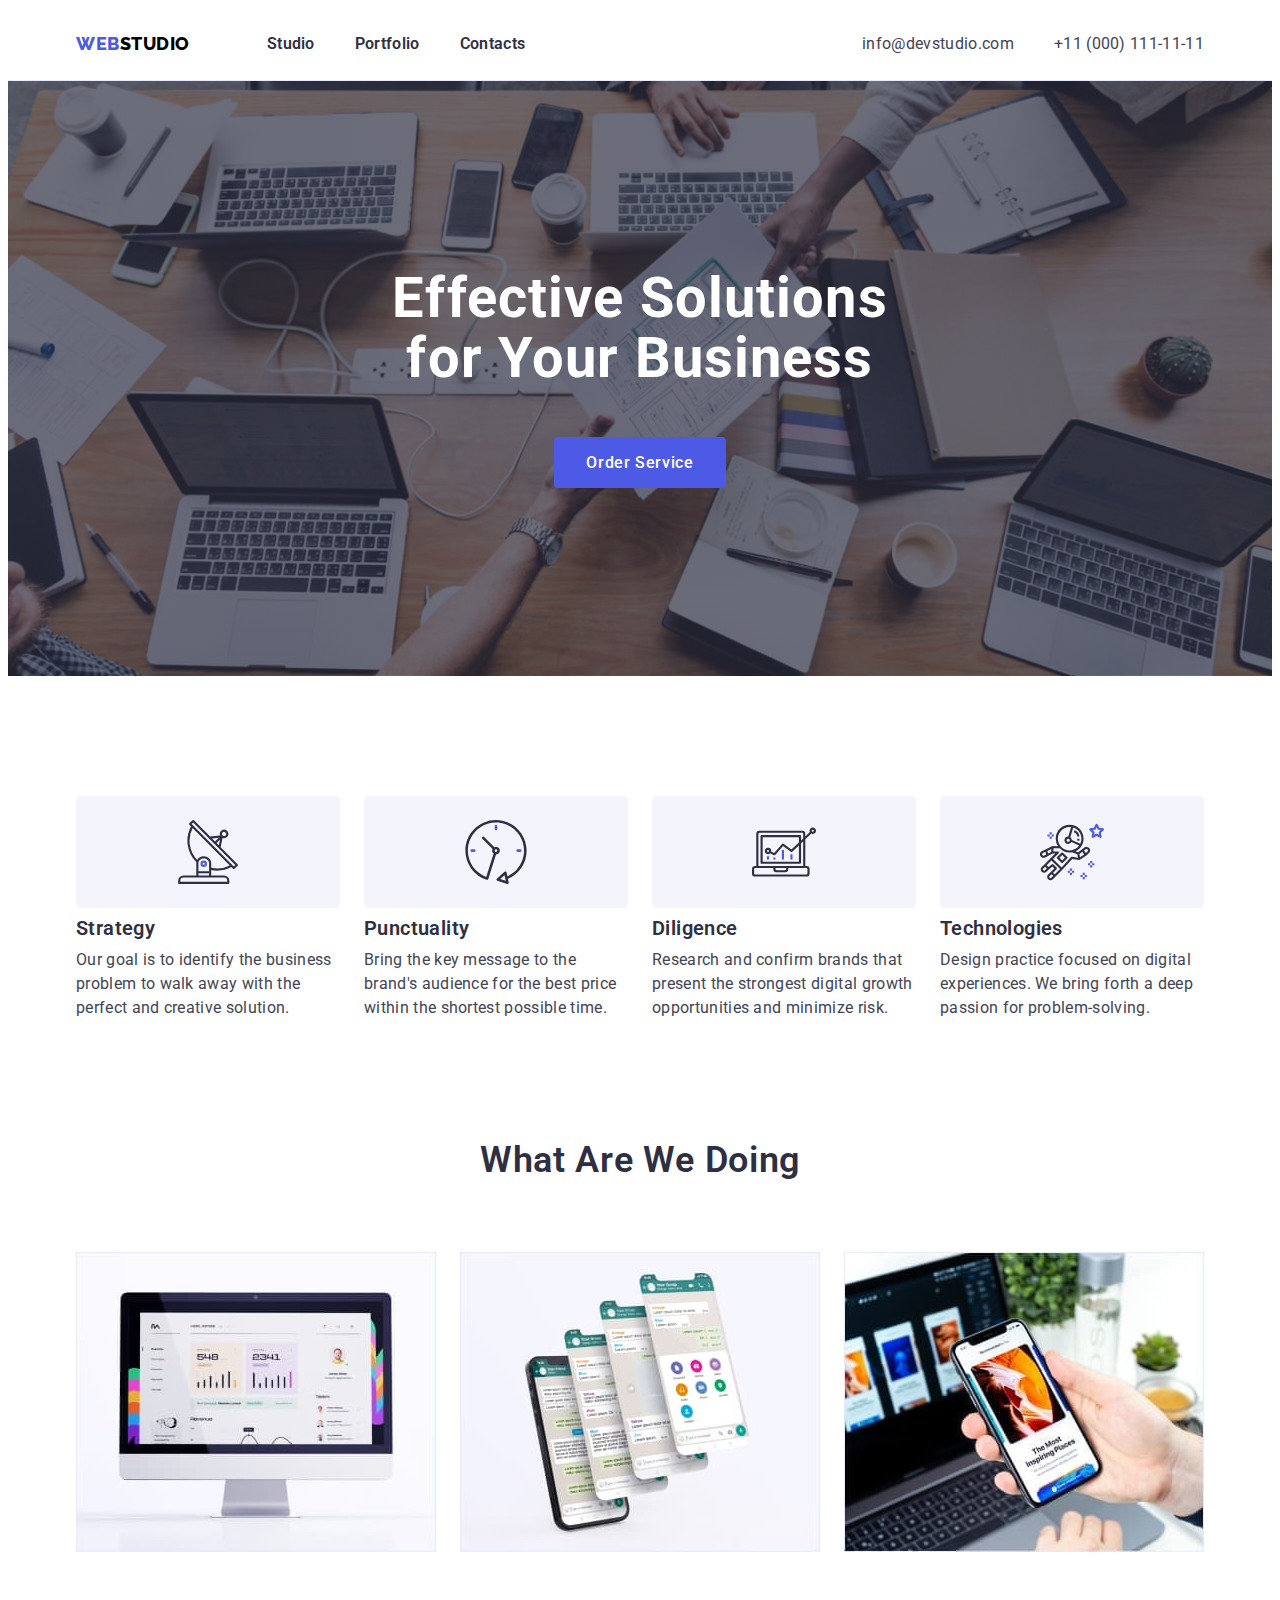
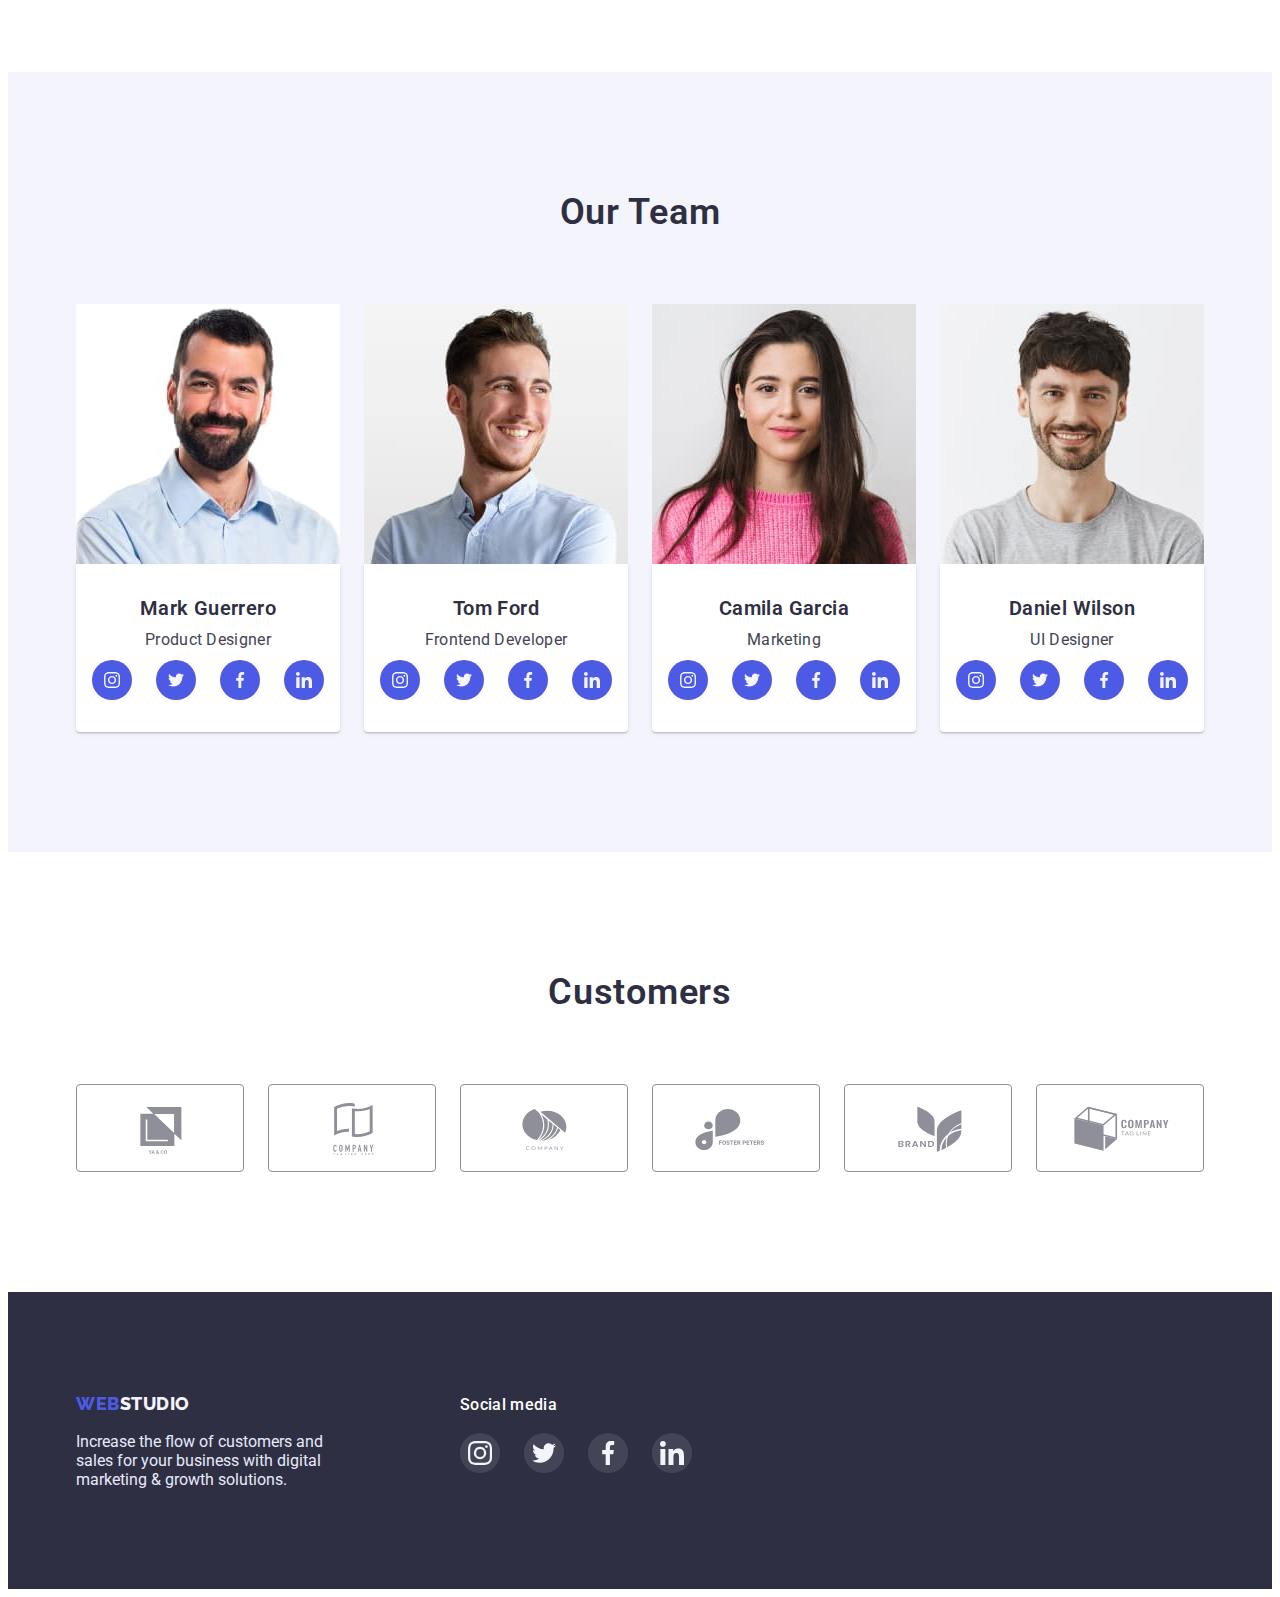
<file: index.html>
<!DOCTYPE html>
<html lang="en">

<head>
    <meta charset="UTF-8" />
    <meta http-equiv="X-UA-Compatible" content="IE=edge" />
    <meta name="viewport" content="width=device-width, initial-scale=1.0" />
    <title>Web Studio</title>
    <link rel="preconnect" href="https://fonts.googleapis.com" />
    <link rel="preconnect" href="https://fonts.gstatic.com" crossorigin />
    <link
        href="https://fonts.googleapis.com/css2?family=Raleway:wght@800&family=Roboto:wght@400;500;700;900&display=swap"
        rel="stylesheet" />
    <style>
        @import url("https://fonts.googleapis.com/css2?family=Raleway:wght@800&family=Roboto:wght@400;500;700;900&display=swap");
    </style>
    <link rel="stylesheet" href="https://cdnjs.cloudflare.com/ajax/libs/modern-normalize/1.1.0/modern-normalize.min.css"
        integrity="sha512-wpPYUAdjBVSE4KJnH1VR1HeZfpl1ub8YT/NKx4PuQ5NmX2tKuGu6U/JRp5y+Y8XG2tV+wKQpNHVUX03MfMFn9Q=="
        crossorigin="anonymous" referrerpolicy="no-referrer" />
    <link rel="stylesheet" href="css/styles.css" />
</head>

<body>
    <header class="header-section">
        <div class="container header-container">
            <nav class="nav">
                <a class="logo header-logo nohover link" href="./index.html"><span class="accent">Web</span>Studio</a>
                <ul class="nav-list list">
                    <li class="nav-item">
                        <a class="nav-link link" href="./index.html" target="_self">Studio</a>
                    </li>
                    <li class="nav-item">
                        <a class="nav-link link" href="./portfolio.html" target="_self">Portfolio</a>
                    </li>
                    <li class="nav-item">
                        <a class="nav-link link" href="">Contacts</a>
                    </li>
                </ul>
            </nav>
            <address class="address">
                <ul class="address-list list">
                    <li class="address-item">
                        <a class="address-link link" href="mailto:info@devstudio.com">info@devstudio.com</a>
                    </li>
                    <li class="address-item">
                        <a class="address-link link" href="tel:+110001111111">+11 (000) 111-11-11</a>
                    </li>
                </ul>
            </address>
        </div>
    </header>
    <main>
        <section class="hero">
            <div class="container">
                <h1 class="hero-title">Effective Solutions for Your Business</h1>
                <button class="hero-btn btn" type="button">
                    Order Service
                </button>
            </div>
        </section>
        <section class="advantages section">
            <div class="container">
                <h2 class="visually-hidden">
                    This header just for validation for homework
                </h2>
                <ul class="advantages-list list">
                    <li class="advantages-item">
                        <div class="advantages-image">
                            <svg class="advantages-icon">
                                <use href="./images/icons.svg#icon-antenna"></use>
                            </svg>
                        </div>
                        <h3 class="subtitle">Strategy</h3>
                        <p class="text">
                            Our goal is to identify the business problem to walk away with
                            the perfect and creative solution.
                        </p>
                    </li>
                    <li class="advantages-item">
                        <div class="advantages-image">
                            <svg class="advantages-icon">
                                <use href="./images/icons.svg#icon-clock"></use>
                            </svg>
                        </div>
                        <h3 class="subtitle">Punctuality</h3>
                        <p class="text">
                            Bring the key message to the brand's audience for the best price
                            within the shortest possible time.
                        </p>
                    </li>
                    <li class="advantages-item">
                        <div class="advantages-image">
                            <svg class="advantages-icon">
                                <use href="./images/icons.svg#icon-diagram"></use>
                            </svg>
                        </div>
                        <h3 class="subtitle">Diligence</h3>
                        <p class="text">
                            Research and confirm brands that present the strongest digital
                            growth opportunities and minimize risk.
                        </p>
                    </li>
                    <li class="advantages-item">
                        <div class="advantages-image">
                            <svg class="advantages-icon">
                                <use href="./images/icons.svg#icon-astronaut"></use>
                            </svg>
                        </div>
                        <h3 class="subtitle">Technologies</h3>
                        <p class="text">
                            Design practice focused on digital experiences. We bring forth a
                            deep passion for problem-solving.
                        </p>
                    </li>
                </ul>
            </div>
        </section>
        <section class="we-doing section">
            <div class="container">
                <h2 class="title">What are we doing</h2>
                <ul class="we-doing-list list">
                    <li class="we-doing-item">
                        <img src="./images/main/what-we-are-doing-1.jpg" alt="live statistics" />
                    </li>
                    <li class="we-doing-item">
                        <img src="./images/main/what-we-are-doing-2.jpg" alt="mobile messaging" />
                    </li>
                    <li class="we-doing-item">
                        <img src="./images/main/what-we-are-doing-3.jpg" alt="monitoring from a mobile device" />
                    </li>
                </ul>
            </div>
        </section>
        <section class="team section">
            <div class="container">
                <h2 class="title">Our Team</h2>
                <ul class="team-list list">
                    <li class="team-item">
                        <img src="./images/main/our-team-1.jpg" alt="Mark Guerrero photo" />
                        <div class="team-content">
                            <h3 class="subtitle">Mark Guerrero</h3>
                            <p class="text team-text">Product Designer</p>
                            <ul class="team-soc-list list">
                                <li class="team-soc-item">
                                    <a href="" class="team-soc-link link">
                                        <svg class="team-soc-icon">
                                            <use href="./images/icons.svg#icon-instagram"></use>
                                        </svg>
                                    </a>
                                </li>
                                <li class="team-soc-item">
                                    <a href="" class="team-soc-link link">
                                        <svg class="team-soc-icon">
                                            <use href="./images/icons.svg#icon-twitter"></use>
                                        </svg>
                                    </a>
                                </li>
                                <li class="team-soc-item">
                                    <a href="" class="team-soc-link link">
                                        <svg class="team-soc-icon">
                                            <use href="./images/icons.svg#icon-facebook"></use>
                                        </svg>
                                    </a>
                                </li>
                                <li class="team-soc-item">
                                    <a href="" class="team-soc-link link">
                                        <svg class="team-soc-icon">
                                            <use href="./images/icons.svg#icon-linkedin"></use>
                                        </svg>
                                    </a>
                                </li>
                            </ul>
                        </div>
                    </li>
                    <li class="team-item">
                        <img src="./images/main/our-team-2.jpg" alt="Tom Ford photo" />
                        <div class="team-content">
                            <h3 class="subtitle">Tom Ford</h3>
                            <p class="text team-text">Frontend Developer</p>
                            <ul class="team-soc-list list">
                                <li class="team-soc-item">
                                    <a href="" class="team-soc-link link">
                                        <svg class="team-soc-icon">
                                            <use href="./images/icons.svg#icon-instagram"></use>
                                        </svg>
                                    </a>
                                </li>
                                <li class="team-soc-item">
                                    <a href="" class="team-soc-link link">
                                        <svg class="team-soc-icon">
                                            <use href="./images/icons.svg#icon-twitter"></use>
                                        </svg>
                                    </a>
                                </li>
                                <li class="team-soc-item">
                                    <a href="" class="team-soc-link link">
                                        <svg class="team-soc-icon">
                                            <use href="./images/icons.svg#icon-facebook"></use>
                                        </svg>
                                    </a>
                                </li>
                                <li class="team-soc-item">
                                    <a href="" class="team-soc-link link">
                                        <svg class="team-soc-icon">
                                            <use href="./images/icons.svg#icon-linkedin"></use>
                                        </svg>
                                    </a>
                                </li>
                            </ul>
                        </div>
                    </li>
                    <li class="team-item">
                        <img src="./images/main/our-team-3.jpg" alt="Camila Garcia photo" />
                        <div class="team-content">
                            <h3 class="subtitle">Camila Garcia</h3>
                            <p class="text team-text">Marketing</p>
                            <ul class="team-soc-list list">
                                <li class="team-soc-item">
                                    <a href="" class="team-soc-link link">
                                        <svg class="team-soc-icon">
                                            <use href="./images/icons.svg#icon-instagram"></use>
                                        </svg>
                                    </a>
                                </li>
                                <li class="team-soc-item">
                                    <a href="" class="team-soc-link link">
                                        <svg class="team-soc-icon">
                                            <use href="./images/icons.svg#icon-twitter"></use>
                                        </svg>
                                    </a>
                                </li>
                                <li class="team-soc-item">
                                    <a href="" class="team-soc-link link">
                                        <svg class="team-soc-icon">
                                            <use href="./images/icons.svg#icon-facebook"></use>
                                        </svg>
                                    </a>
                                </li>
                                <li class="team-soc-item item">
                                    <a href="" class="team-soc-link link">
                                        <svg class="team-soc-icon">
                                            <use href="./images/icons.svg#icon-linkedin"></use>
                                        </svg>
                                    </a>
                                </li>
                            </ul>
                        </div>
                    </li>
                    <li class="team-item">
                        <img src="./images/main/our-team-4.jpg" alt="Daniel Wilson photo" />
                        <div class="team-content">
                            <h3 class="subtitle">Daniel Wilson</h3>
                            <p class="text team-text">UI Designer</p>
                            <ul class="team-soc-list list">
                                <li class="team-soc-item">
                                    <a href="" class="team-soc-link link">
                                        <svg class="team-soc-icon">
                                            <use href="./images/icons.svg#icon-instagram"></use>
                                        </svg>
                                    </a>
                                </li>
                                <li class="team-soc-item">
                                    <a href="" class="team-soc-link link">
                                        <svg class="team-soc-icon">
                                            <use href="./images/icons.svg#icon-twitter"></use>
                                        </svg>
                                    </a>
                                </li>
                                <li class="team-soc-item">
                                    <a href="" class="team-soc-link link">
                                        <svg class="team-soc-icon">
                                            <use href="./images/icons.svg#icon-facebook"></use>
                                        </svg>
                                    </a>
                                </li>
                                <li class="team-soc-item">
                                    <a href="" class="team-soc-link link">
                                        <svg class="team-soc-icon">
                                            <use href="./images/icons.svg#icon-linkedin"></use>
                                        </svg>
                                    </a>
                                </li>
                            </ul>
                        </div>
                    </li>
                </ul>
            </div>
        </section>
        <section class="customers section">
            <div class="container">
                <h2 class="title">Customers</h2>
                <ul class="customers-list list">
                    <li class="customers-item">
                        <a href="" class="customers-link link">
                            <svg class="customers-icon">
                                <use href="./images/icons.svg#icon-first-client"></use>
                            </svg>
                        </a>
                    </li>
                    <li class="customers-item">
                        <a href="" class="customers-link link">
                            <svg class="customers-icon">
                                <use href="./images/icons.svg#icon-second-client"></use>
                            </svg>
                        </a>
                    </li>
                    <li class="customers-item">
                        <a href="" class="customers-link link">
                            <svg class="customers-icon">
                                <use href="./images/icons.svg#icon-third-client"></use>
                            </svg>
                        </a>
                    </li>
                    <li class="customers-item">
                        <a href="" class="customers-link link">
                            <svg class="customers-icon">
                                <use href="./images/icons.svg#icon-fourth-client"></use>
                            </svg>
                        </a>
                    </li>
                    <li class="customers-item">
                        <a href="" class="customers-link link">
                            <svg class="customers-icon">
                                <use href="./images/icons.svg#icon-fifht-client"></use>
                            </svg>
                        </a>
                    </li>
                    <li class="customers-item">
                        <a href="" class="customers-link link">
                            <svg class="customers-icon">
                                <use href="./images/icons.svg#icon-sixth-client"></use>
                            </svg>
                        </a>
                    </li>
                </ul>
            </div>
        </section>
    </main>
    <footer class="footer-section">
        <div class="container footer-columns">
            <div class="footer-left-column">
                <a class="logo footer-logo nohover link" href="./index.html"><span class="accent">Web</span>Studio</a>
                <p class="footer-text">
                    Increase the flow of customers and sales for your business with
                    digital marketing & growth solutions.
                </p>
            </div>
            <div class="footer-right-column">
                <p class="footer-social-media text">Social media</p>
                <ul class="footer-soc-list list">
                    <li class="footer-soc-item item">
                        <a href="" class="footer-soc-link link">
                            <svg class="footer-soc-icon">
                                <use href="./images/icons.svg#icon-instagram"></use>
                            </svg>
                        </a>
                    </li>
                    <li class="footer-soc-item item">
                        <a href="" class="footer-soc-link link">
                            <svg class="footer-soc-icon">
                                <use href="./images/icons.svg#icon-twitter"></use>
                            </svg>
                        </a>
                    </li>
                    <li class="footer-soc-item item">
                        <a href="" class="footer-soc-link link">
                            <svg class="footer-soc-icon">
                                <use href="./images/icons.svg#icon-facebook"></use>
                            </svg>
                        </a>
                    </li>
                    <li class="footer-soc-item item">
                        <a href="" class="footer-soc-link link">
                            <svg class="footer-soc-icon">
                                <use href="./images/icons.svg#icon-linkedin"></use>
                            </svg>
                        </a>
                    </li>
                </ul>
            </div>
        </div>
    </footer>
</body>

</html>
</file>
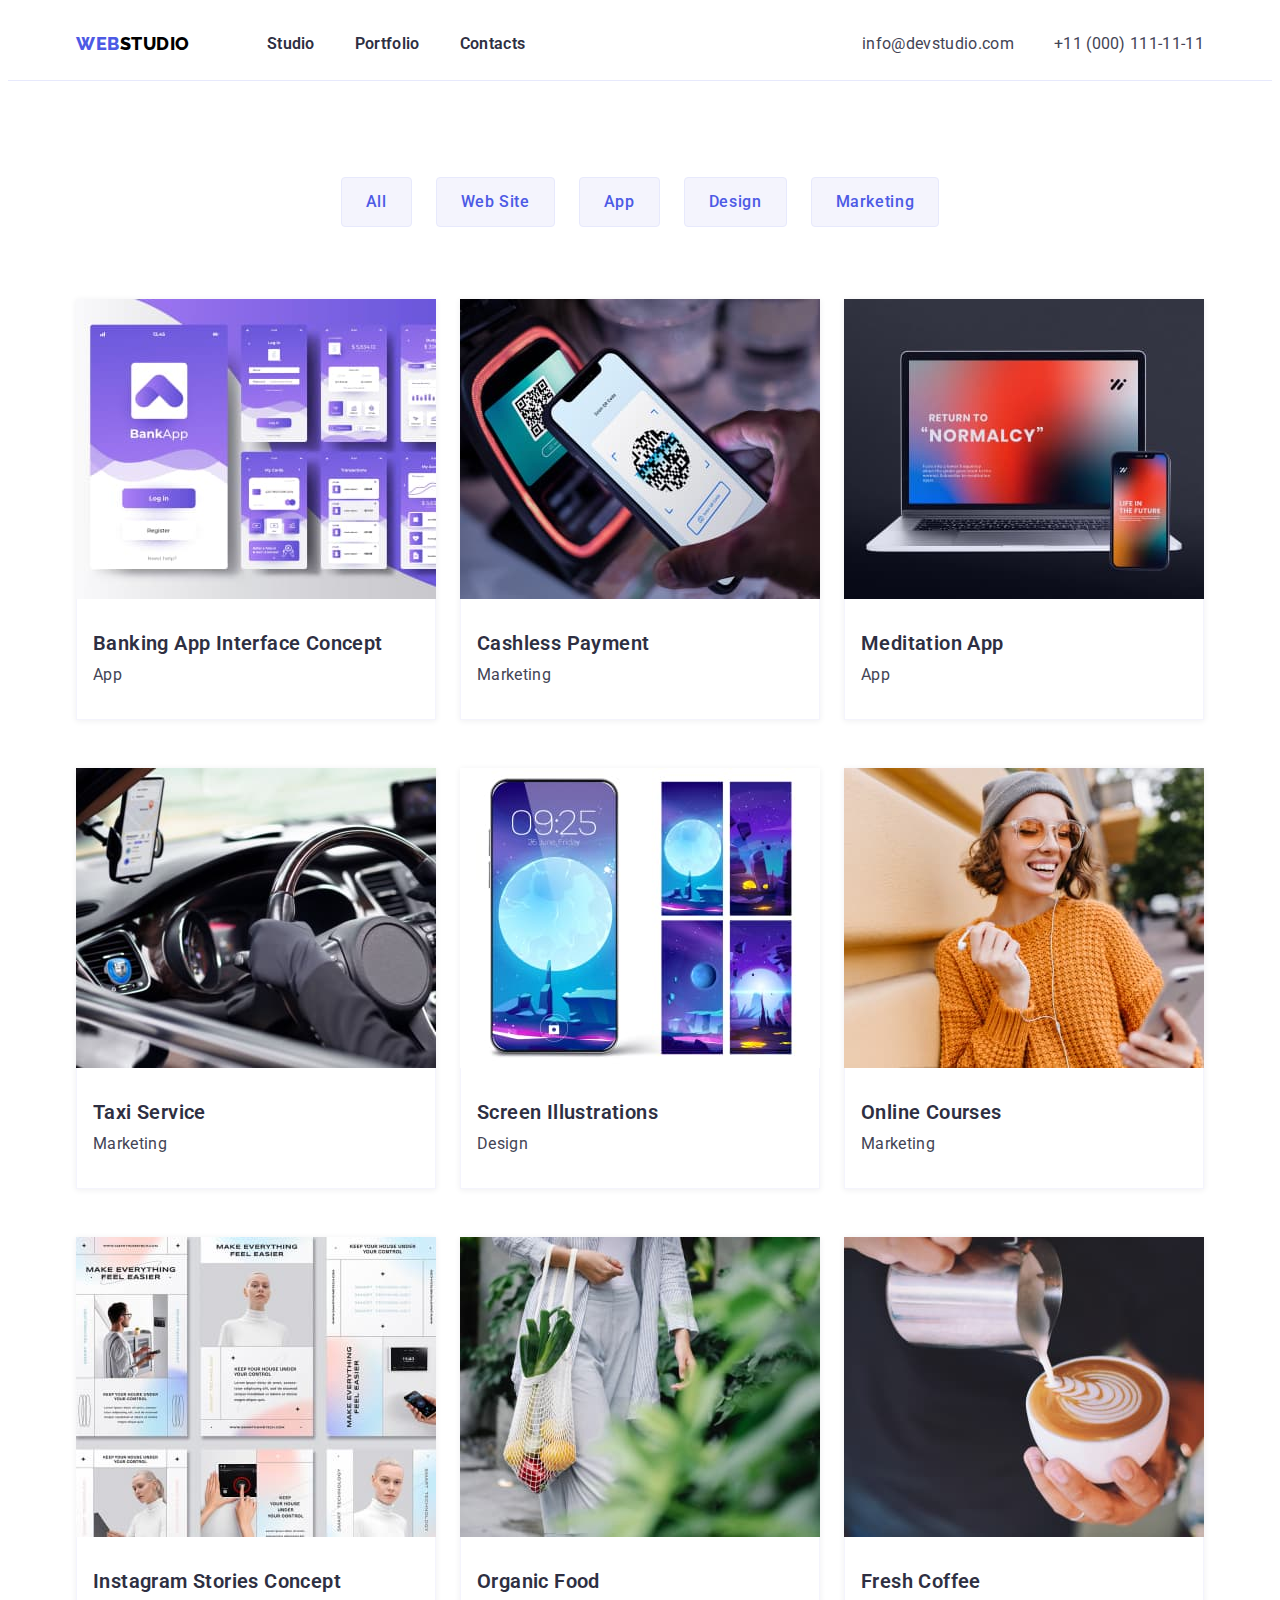
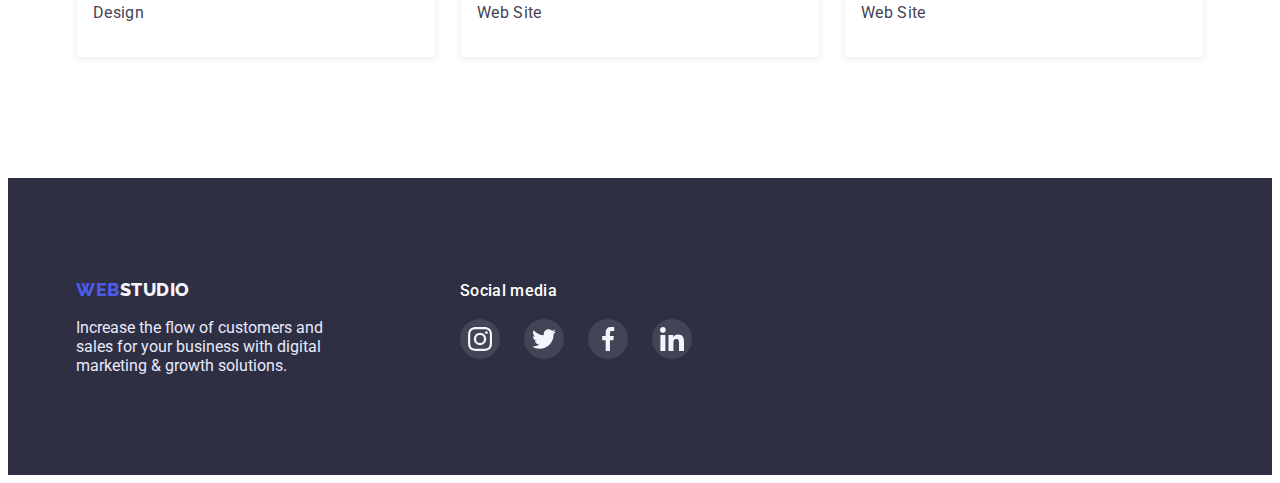
<file: portfolio.html>
<!DOCTYPE html>
<html lang="en">

<head>
    <meta charset="UTF-8" />
    <meta http-equiv="X-UA-Compatible" content="IE=edge" />
    <meta name="viewport" content="width=device-width, initial-scale=1.0" />
    <title>Web Studio</title>
    <link rel="preconnect" href="https://fonts.googleapis.com" />
    <link rel="preconnect" href="https://fonts.gstatic.com" crossorigin />
    <link
        href="https://fonts.googleapis.com/css2?family=Raleway:wght@800&family=Roboto:wght@400;500;700;900&display=swap"
        rel="stylesheet" />
    <style>
        @import url("https://fonts.googleapis.com/css2?family=Raleway:wght@800&family=Roboto:wght@400;500;700;900&display=swap");
    </style>
    <link rel="stylesheet" href="https://cdnjs.cloudflare.com/ajax/libs/modern-normalize/1.1.0/modern-normalize.min.css"
        integrity="sha512-wpPYUAdjBVSE4KJnH1VR1HeZfpl1ub8YT/NKx4PuQ5NmX2tKuGu6U/JRp5y+Y8XG2tV+wKQpNHVUX03MfMFn9Q=="
        crossorigin="anonymous" referrerpolicy="no-referrer" />
    <link rel="stylesheet" href="css/styles.css" />
</head>

<body>
    <header class="header-section">
        <div class="container header-container">
            <nav class="nav">
                <a class="logo header-logo nohover link" href="./index.html"><span class="accent">Web</span>Studio</a>
                <ul class="nav-list list">
                    <li class="nav-item">
                        <a class="nav-link link" href="./index.html" target="_self">Studio</a>
                    </li>
                    <li class="nav-item">
                        <a class="nav-link link" href="./portfolio.html" target="_self">Portfolio</a>
                    </li>
                    <li class="nav-item">
                        <a class="nav-link link" href="">Contacts</a>
                    </li>
                </ul>
            </nav>
            <address class="address">
                <ul class="address-list list">
                    <li class="address-item">
                        <a class="address-link link" href="mailto:info@devstudio.com">info@devstudio.com</a>
                    </li>
                    <li class="address-item">
                        <a class="address-link link" href="tel:+110001111111">+11 (000) 111-11-11</a>
                    </li>
                </ul>
            </address>
        </div>
    </header>
    <main>
        <section class="section gallery">
            <div class="container">
                <h2 class="visually-hidden">Our portfolio</h2>
                <ul class="filter-list list">
                    <li class="filter-item">
                        <button class="filter-btn btn accent" type="button">
                            All
                        </button>
                    </li>
                    <li class="filter-item">
                        <button class="filter-btn btn accent" type="button">
                            Web Site
                        </button>
                    </li>
                    <li class="filter-item">
                        <button class="filter-btn btn accent" type="button">
                            App
                        </button>
                    </li>
                    <li class="filter-item">
                        <button class="filter-btn btn accent" type="button">
                            Design
                        </button>
                    </li>
                    <li class="filter-item">
                        <button class="filter-btn btn accent" type="button">
                            Marketing
                        </button>
                    </li>
                </ul>
                <ul class="gallery-list list">
                    <li class="gallery-item">
                            <a class="gallery-link link" href="">
                                <img src="./images/portfolio/banking-app-interface-concept.jpg"
                                    alt="Banking App Interface Concept photo" />
                                <div class="gallery-content">
                                    <h3 class="subtitle">Banking App Interface Concept</h3>
                                    <p class="text">App</p>
                                </div>
                            </a>
                    </li>
                    <li class="gallery-item">
                            <a class="gallery-link link" href="">
                                <img src="./images/portfolio/cashless-payment.jpg" alt="Cashless Payment photo" />
                                <div class="gallery-content">
                                    <h3 class="subtitle">Cashless Payment</h3>
                                    <p class="text">Marketing</p>
                                </div>
                            </a>
                    </li>
                    <li class="gallery-item">
                            <a class="gallery-link link" href="">
                                <img src="./images/portfolio/meditaion-app.jpg" alt="Meditation App photo" />
                                <div class="gallery-content">
                                    <h3 class="subtitle">Meditation App</h3>
                                    <p class="text">App</p>
                                </div>
                            </a>
                    </li>
                    <li class="gallery-item">
                            <a class="gallery-link link" href="">
                                <img src="./images/portfolio/taxi-service.jpg" alt="Taxi Service photo" />
                                <div class="gallery-content">
                                    <h3 class="subtitle">Taxi Service</h3>
                                    <p class="text">Marketing</p>
                                </div>
                            </a>
                    </li>
                    <li class="gallery-item">
                            <a class="gallery-link link" href="">
                                <img src="./images/portfolio/screen-illustrations.jpg"
                                    alt="Screen Illustrations photo" />
                                <div class="gallery-content">
                                    <h3 class="subtitle">Screen Illustrations</h3>
                                    <p class="text">Design</p>
                                </div>
                            </a>
                    </li>
                    <li class="gallery-item">
                            <a class="gallery-link link" href="">
                                <img src="./images/portfolio/online-courses.jpg" alt="Online Courses photo" />
                                <div class="gallery-content">
                                    <h3 class="subtitle">Online Courses</h3>
                                    <p class="text">Marketing</p>
                                </div>
                            </a>
                    </li>
                    <li class="gallery-item">
                            <a class="gallery-link link" href="">
                                <img src="./images/portfolio/instagram-stories-concept.jpg"
                                    alt="Instagram Stories Concept photo" />
                                <div class="gallery-content">
                                    <h3 class="subtitle">Instagram Stories Concept</h3>
                                    <p class="text">Design</p>
                                </div>
                            </a>
                    </li>
                    <li class="gallery-item">
                            <a class="gallery-link link" href="">
                                <img src="./images/portfolio/organic-food.jpg" alt="Organic Food photo" />
                                <div class="gallery-content">
                                    <h3 class="subtitle">Organic Food</h3>
                                    <p class="text">Web Site</p>
                                </div>
                            </a>
                    </li>
                    <li class="gallery-item">
                            <a class="gallery-link link" href="">
                                <img src="./images/portfolio/fresh-coffee.jpg" alt="Fresh Coffee photo" />
                                <div class="gallery-content">
                                    <h3 class="subtitle">Fresh Coffee</h3>
                                    <p class="text">Web Site</p>
                                </div>
                            </a>
                    </li>
                </ul>
            </div>
        </section>

    </main>
    <footer class="footer-section">
        <div class="container footer-columns">
            <div class="footer-left-column">
                <a class="logo footer-logo nohover link" href="./index.html"><span class="accent">Web</span>Studio</a>
                <p class="footer-text">
                    Increase the flow of customers and sales for your business with
                    digital marketing & growth solutions.
                </p>
            </div>
            <div class="footer-right-column">
                <p class="footer-social-media text">Social media</p>
                <ul class="footer-soc-list list">
                    <li class="footer-soc-item item">
                        <a href="" class="footer-soc-link link">
                            <svg class="footer-soc-icon">
                                <use href="./images/icons.svg#icon-instagram"></use>
                            </svg>
                        </a>
                    </li>
                    <li class="footer-soc-item item">
                        <a href="" class="footer-soc-link link">
                            <svg class="footer-soc-icon">
                                <use href="./images/icons.svg#icon-twitter"></use>
                            </svg>
                        </a>
                    </li>
                    <li class="footer-soc-item item">
                        <a href="" class="footer-soc-link link">
                            <svg class="footer-soc-icon">
                                <use href="./images/icons.svg#icon-facebook"></use>
                            </svg>
                        </a>
                    </li>
                    <li class="footer-soc-item item">
                        <a href="" class="footer-soc-link link">
                            <svg class="footer-soc-icon">
                                <use href="./images/icons.svg#icon-linkedin"></use>
                            </svg>
                        </a>
                    </li>
                </ul>
            </div>
        </div>
    </footer>
</body>

</html>
</file>
<file: css/styles.css>
body {
    font-family: "Roboto", sans-serif;
}

:root {
    --dark-color: #2e2f42;
    --brand-color: #4d5ae5;
    --text-color: #434455;
    --subtext-color: #8e8f99;
    --white-color: #ffffff;
    --light-color: #f4f4fd;
    --accent-color: #e7e9fc;
    --action-color: #404bbf;
    --bg-hero-gradient: linear-gradient(rgba(46, 47, 66, 0.7), rgba(46, 47, 66, 0.7));
    --green-color: #31D0AA;
}

*,
*::before,
*::after {
    box-sizing: border-box;
}

h1,
h2,
h3,
h4,
h5,
h6,
p {
    margin: 0;
}

ul {
    margin: 0;
    padding-left: 0;
}

img {
    display: block;
    width: 100%;
    height: auto;
}

button {
    cursor: pointer;
}

.list {
    list-style-type: none;
}

.link {
    font-style: normal;
    text-decoration: none;
    font-size: 16px;
    line-height: 1.5;
    letter-spacing: 0.02em;
    color: currentColor;
}

.link:not(.nohover):hover,
.link:not(.nohover):focus {
    color: var(--action-color);
}

.btn {
    font-family: inherit;
    font-weight: 500;
    font-size: 16px;
    border-radius: 4px;
    letter-spacing: 0.04em;
}

.btn:hover,
.btn:focus {
    background-color: var(--action-color);
    box-shadow: 0px 4px 4px rgba(0, 0, 0, 0.15);
}

.accent {
    color: var(--brand-color);
}

.visually-hidden {
    position: absolute;
    width: 1px;
    height: 1px;
    margin: -1px;
    border: 0;
    padding: 0;
    white-space: nowrap;
    clip-path: inset(100%);
    clip: rect(0 0 0 0);
    overflow: hidden;
}

.section {
    padding: 120px 0px;
}

.container {
    width: 1158px;
    height: auto;
    padding-left: 15px;
    padding-right: 15px;
    margin: 0 auto;
    /* outline: 2px solid red; */
}

.title {
    font-weight: 600;
    font-size: 36px;
    line-height: 40px;
    text-align: center;
    letter-spacing: 0.02em;
    text-transform: capitalize;
    display: block;
    text-align: center;
    color: var(--dark-color);
    margin-bottom: 72px;
}

.subtitle {
    font-weight: 600;
    font-size: 20px;
    line-height: 1.2;
    letter-spacing: 0.02em;
    color: var(--dark-color);
    margin-bottom: 8px;
}

.text {
    font-size: 16px;
    line-height: 1.5;
    letter-spacing: 0.02em;
    white-space: normal;
    color: var(--text-color);
}

.logo {
    font-family: "Raleway", sans-serif;
    font-weight: 800;
    font-size: 18px;
    line-height: 1.33;
    letter-spacing: 0.03em;
    text-transform: uppercase;
}

/* -----Header----- */

.header-section {
    border-bottom: 1px solid var(--accent-color);
}

.header-container {
    display: flex;
    align-items: center;
    /* outline: 2px solid red; */
}

.header-logo {
    color: currentColor;
    text-decoration: none;
    margin-right: 77px;
}

.nav {
    display: flex;
    align-items: center;
}

.nav-list {
    display: flex;
    gap: 40px;
}

.nav-link {
    font-weight: 600;
    color: var(--dark-color);
    display: block;
    padding: 24px 0px;
}

.address {
    margin-left: auto;
}

.address-link {
    color: var(--text-color);
}

.address-list {
    display: flex;
    gap: 40px;
}

/* -----Footer----- */

.footer-section {
    padding: 100px 0px;
    background-color: var(--dark-color);
}

.footer-text {
    width: 264px;
    white-space: normal;
    color: var(--accent-color);
}

.footer-logo {
    color: var(--light-color);
    display: block;
    margin-bottom: 16px;
}

/* -----Hero----- */

.hero {
    max-width: 1440px;
    padding: 188px 0px;
    background-color: var(--dark-color);
    text-align: center;
    background-image: var(--bg-hero-gradient),
        url(../images/main/hero-bg.jpg);
    background-repeat: no-repeat;
    margin: 0 auto;
    background-position: center;
    background-size: cover;
}

.hero-title {
    width: 496px;
    font-size: 56px;
    line-height: 1.07;
    letter-spacing: 0.02em;
    text-align: center;
    white-space: normal;
    color: var(--white-color);
    display: block;
    margin: 0px auto 48px;
}

.hero-btn {
    line-height: 1.19;
    border: 0;
    padding: 16px 32px;
    min-width: 170px;
    background-color: var(--brand-color);
    color: var(--white-color);
}

/* -----Sections----- */

.advantages-list {
    display: flex;
    gap: 24px;
}

.advantages-item {
    width: calc((100% - 72px) / 4);
    flex-grow: 0;
}

.advantages-image {
    padding: 24px;
    display: flex;
    justify-content: center;
    align-items: center;
    background-color: var(--light-color);
    border-radius: 4px;
    margin-bottom: 8px;
}

.advantages-icon {
    width: 64px;
    height: 64px;
    fill: var(--dark-color)
}

.we-doing {
    padding-top: 0;
}

.we-doing-list {
    display: flex;
    gap: 24px;
    align-items: center;
}

.we-doing-item {
    flex-basis: calc((100% - 48px) / 3);
}

.team {
    background-color: var(--light-color);
}

.team-content {
    padding: 32px 16px;
    background-color: var(--white-color);
    border-radius: 0px 0px 4px 4px;
    text-align: center;
    box-shadow: 0px 1px 6px rgba(46, 47, 66, 0.08), 0px 1px 1px rgba(46, 47, 66, 0.16), 0px 2px 1px rgba(46, 47, 66, 0.08);
}

.team-list {
    display: flex;
    gap: 24px;
    align-items: center;
}

.team-item {
    width: calc((100% - 72px) / 4);
}

.gallery {
    padding-top: 96px;
}

.gallery-list {
    display: flex;
    flex-wrap: wrap;
    justify-content: space-between;
    column-gap: 24px;
    row-gap: 48px;
}

.gallery-item {
    width: calc((100% - 48px) / 3);
}

.gallery-link {
    display: inline-block;
    box-shadow: 0px 1px 6px rgba(46, 47, 66, 0.08);
}

.gallery-link:hover,
.gallery-link:focus {
    box-shadow: 0px 1px 6px rgba(46, 47, 66, 0.08), 0px 1px 1px rgba(46, 47, 66, 0.16), 0px 2px 1px rgba(46, 47, 66, 0.08);
}

.gallery-content {
    padding: 32px 16px;
    border: 0.5px solid var(--light-color);
    border-top: 0;
}

.filter-btn {
    line-height: 1.5;
}

.filter-list {
    display: flex;
    justify-content: center;
    gap: 24px;
    margin-bottom: 72px;
}

.filter-btn {
    background-color: var(--light-color);
    border: 1px solid var(--accent-color);
    color: var(--brand-color);
    padding: 12px 24px;
}

.filter-btn:hover,
.filter-btn:focus {
    color: var(--white-color);
    box-shadow: 0px 3px 1px rgba(0, 0, 0, 0.1),
        0px 2px 1px rgba(0, 0, 0, 0.08),
        0px 2px 2px rgba(0, 0, 0, 0.12);
    border-color: var(--action-color);
    ;
}

.team-soc-list {
    display: flex;
    justify-content: center;
    gap: 24px;
}

.team-text {
    margin-bottom: 8px;
}

.team-soc-link {
    width: 40px;
    height: 40px;
    display: flex;
    justify-content: center;
    align-items: center;
    background-color: var(--brand-color);
    border-radius: 50%;
}

.team-soc-link:is(:hover, :focus) {
    background-color: var(--action-color);
}

.team-soc-icon {
    width: 16px;
    height: 16px;
    fill: var(--light-color);
}

.customers-list {
    display: flex;
    justify-content: space-between;
    gap: 24px;
}

.customers-item {
    width: 168px;
    height: 88px;
}

.customers-link {
    width: 100%;
    height: 100%;
    display: flex;
    justify-content: center;
    align-items: center;
    border: 1px solid var(--subtext-color);
    border-radius: 4px;
    fill: var(--subtext-color);
}

.customers-icon {
    width: 104px;
    height: 56px;
}

.customers-link:is(:hover, :focus) {
    fill: var(--action-color);
    border-color: var(--action-color);
}

/* ---------------------------- */

.footer-social-media {
    font-weight: 500;
    color: var(--white-color);
    margin-bottom: 16px;
}

.footer-columns {
    display: flex;
    gap: 120px;
    align-items: baseline;
}

.footer-soc-list {
    display: flex;
    gap: 24px;
}

.footer-soc-item {
    display: flex;
    width: 40px;
    height: 40px;
    background: rgba(255, 255, 255, 0.1);
    border-radius: 50%;
}

.footer-soc-link {
    width: 100%;
    height: 100%;
    display: flex;
    justify-content: center;
    align-items: center;
    border-radius: 50%;
}

.footer-soc-link:is(:hover, :focus) {
    background-color: var(--green-color);
}

.footer-soc-icon {
    width: 24px;
    height: 24px;
    fill: var(--light-color);
}
</file>
